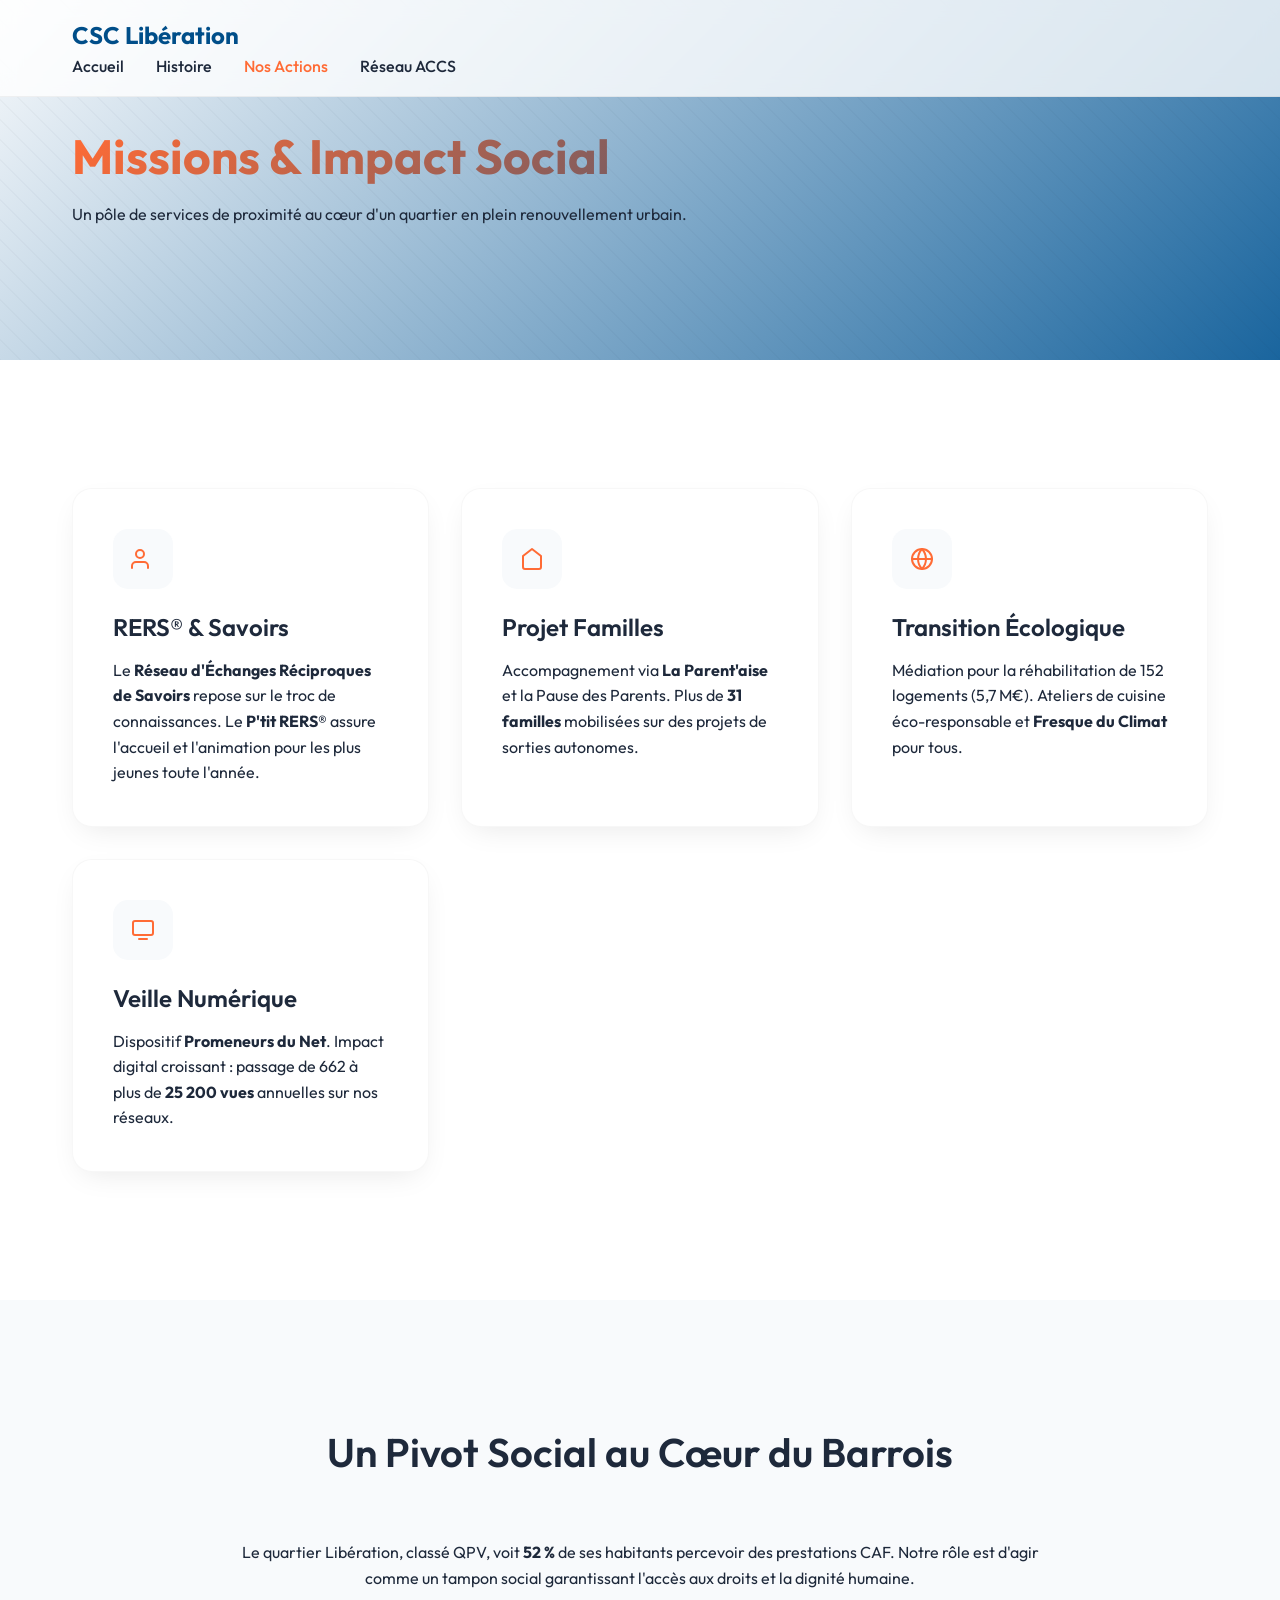
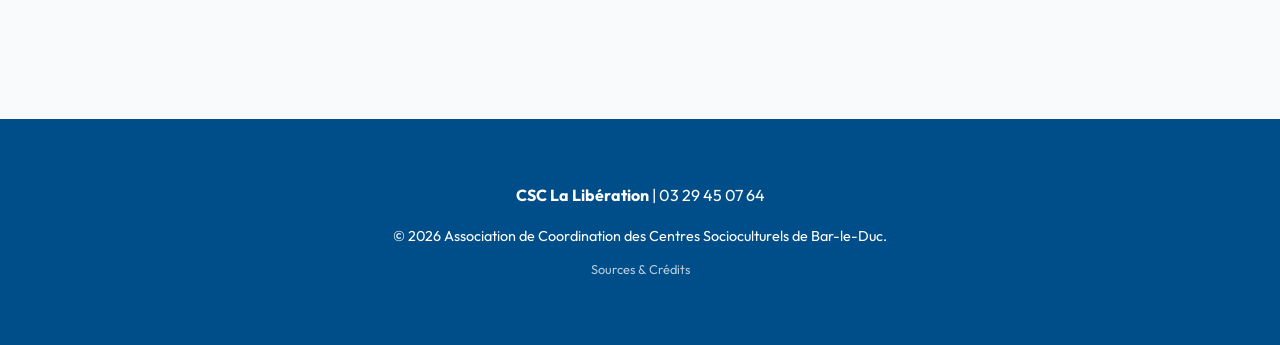
<file: actions.html>
<!DOCTYPE html>
<html lang="fr">
<head>
    <meta charset="UTF-8">
    <meta name="viewport" content="width=device-width, initial-scale=1.0">
    <title>Nos Actions | CSC La Libération</title>
    <link rel="stylesheet" href="style.css">
</head>
<body>

    <header>
        <div class="container nav">
            <a href="index.html" class="logo">CSC Libération</a>
            <ul class="nav-links">
                <li><a href="index.html">Accueil</a></li>
                <li><a href="histoire.html">Histoire</a></li>
                <li><a href="actions.html" class="active">Nos Actions</a></li>
                <li><a href="gouvernance.html">Réseau ACCS</a></li>
            </ul>
        </div>
    </header>

    <main>
        <section class="hero-sub" style="background: linear-gradient(135deg, var(--bg-alt) 0%, var(--secondary-light) 100%);">
            <div class="container">
                <div class="reveal">
                    <h1 class="text-gradient">Missions & Impact Social</h1>
                    <p>Un pôle de services de proximité au cœur d'un quartier en plein renouvellement urbain.</p>
                </div>
            </div>
        </section>

        <section>
            <div class="container">
                <div class="grid">
                    <div class="card reveal">
                        <div class="card-icon"><svg xmlns="http://www.w3.org/2000/svg" width="24" height="24" viewBox="0 0 24 24" fill="none" stroke="currentColor" stroke-width="2" stroke-linecap="round" stroke-linejoin="round"><path d="M17 21v-2a4 4 0 0 0-4-4H5a4 4 0 0 0-4 4v2"></path><circle cx="9" cy="7" r="4"></circle></svg></div>
                        <h3>RERS® & Savoirs</h3>
                        <p>Le <strong>Réseau d'Échanges Réciproques de Savoirs</strong> repose sur le troc de connaissances. Le <strong>P'tit RERS®</strong> assure l'accueil et l'animation pour les plus jeunes toute l'année.</p>
                    </div>
                    <div class="card reveal">
                        <div class="card-icon"><svg xmlns="http://www.w3.org/2000/svg" width="24" height="24" viewBox="0 0 24 24" fill="none" stroke="currentColor" stroke-width="2" stroke-linecap="round" stroke-linejoin="round"><path d="M3 9l9-7 9 7v11a2 2 0 0 1-2 2H5a2 2 0 0 1-2-2z"></path></svg></div>
                        <h3>Projet Familles</h3>
                        <p>Accompagnement via <strong>La Parent'aise</strong> et la Pause des Parents. Plus de <strong>31 familles</strong> mobilisées sur des projets de sorties autonomes.</p>
                    </div>
                    <div class="card reveal">
                        <div class="card-icon"><svg xmlns="http://www.w3.org/2000/svg" width="24" height="24" viewBox="0 0 24 24" fill="none" stroke="currentColor" stroke-width="2" stroke-linecap="round" stroke-linejoin="round"><circle cx="12" cy="12" r="10"></circle><line x1="2" y1="12" x2="22" y2="12"></line><path d="M12 2a15.3 15.3 0 0 1 4 10 15.3 15.3 0 0 1-4 10 15.3 15.3 0 0 1-4-10 15.3 15.3 0 0 1 4-10z"></path></svg></div>
                        <h3>Transition Écologique</h3>
                        <p>Médiation pour la réhabilitation de 152 logements (5,7 M€). Ateliers de cuisine éco-responsable et <strong>Fresque du Climat</strong> pour tous.</p>
                    </div>
                    <div class="card reveal">
                        <div class="card-icon"><svg xmlns="http://www.w3.org/2000/svg" width="24" height="24" viewBox="0 0 24 24" fill="none" stroke="currentColor" stroke-width="2" stroke-linecap="round" stroke-linejoin="round"><rect x="2" y="3" width="20" height="14" rx="2" ry="2"></rect><line x1="8" y1="21" x2="16" y2="21"></line></svg></div>
                        <h3>Veille Numérique</h3>
                        <p>Dispositif <strong>Promeneurs du Net</strong>. Impact digital croissant : passage de 662 à plus de <strong>25 200 vues</strong> annuelles sur nos réseaux.</p>
                    </div>
                </div>
            </div>
        </section>

        <section style="background: var(--bg-alt);">
            <div class="container">
                <div class="reveal" style="max-width: 800px; margin: 0 auto; text-align: center;">
                    <h2>Un Pivot Social au Cœur du Barrois</h2>
                    <p>Le quartier Libération, classé QPV, voit <strong>52 %</strong> de ses habitants percevoir des prestations CAF. Notre rôle est d'agir comme un tampon social garantissant l'accès aux droits et la dignité humaine.</p>
                </div>
            </div>
        </section>
    </main>

    <footer>
        <div class="container">
            <p><strong>CSC La Libération</strong> | 03 29 45 07 64</p>
            <p style="margin-top: 1rem; font-size: 0.9rem;">&copy; 2026 Association de Coordination des Centres Socioculturels de Bar-le-Duc.</p>
            <p style="margin-top: 0.5rem;"><a href="sources.html" style="color: white; font-size: 0.8rem; opacity: 0.7; text-decoration: none;">Sources & Crédits</a></p>
        </div>
    </footer>

    <script src="script.js"></script>
</body>
</html>
</file>
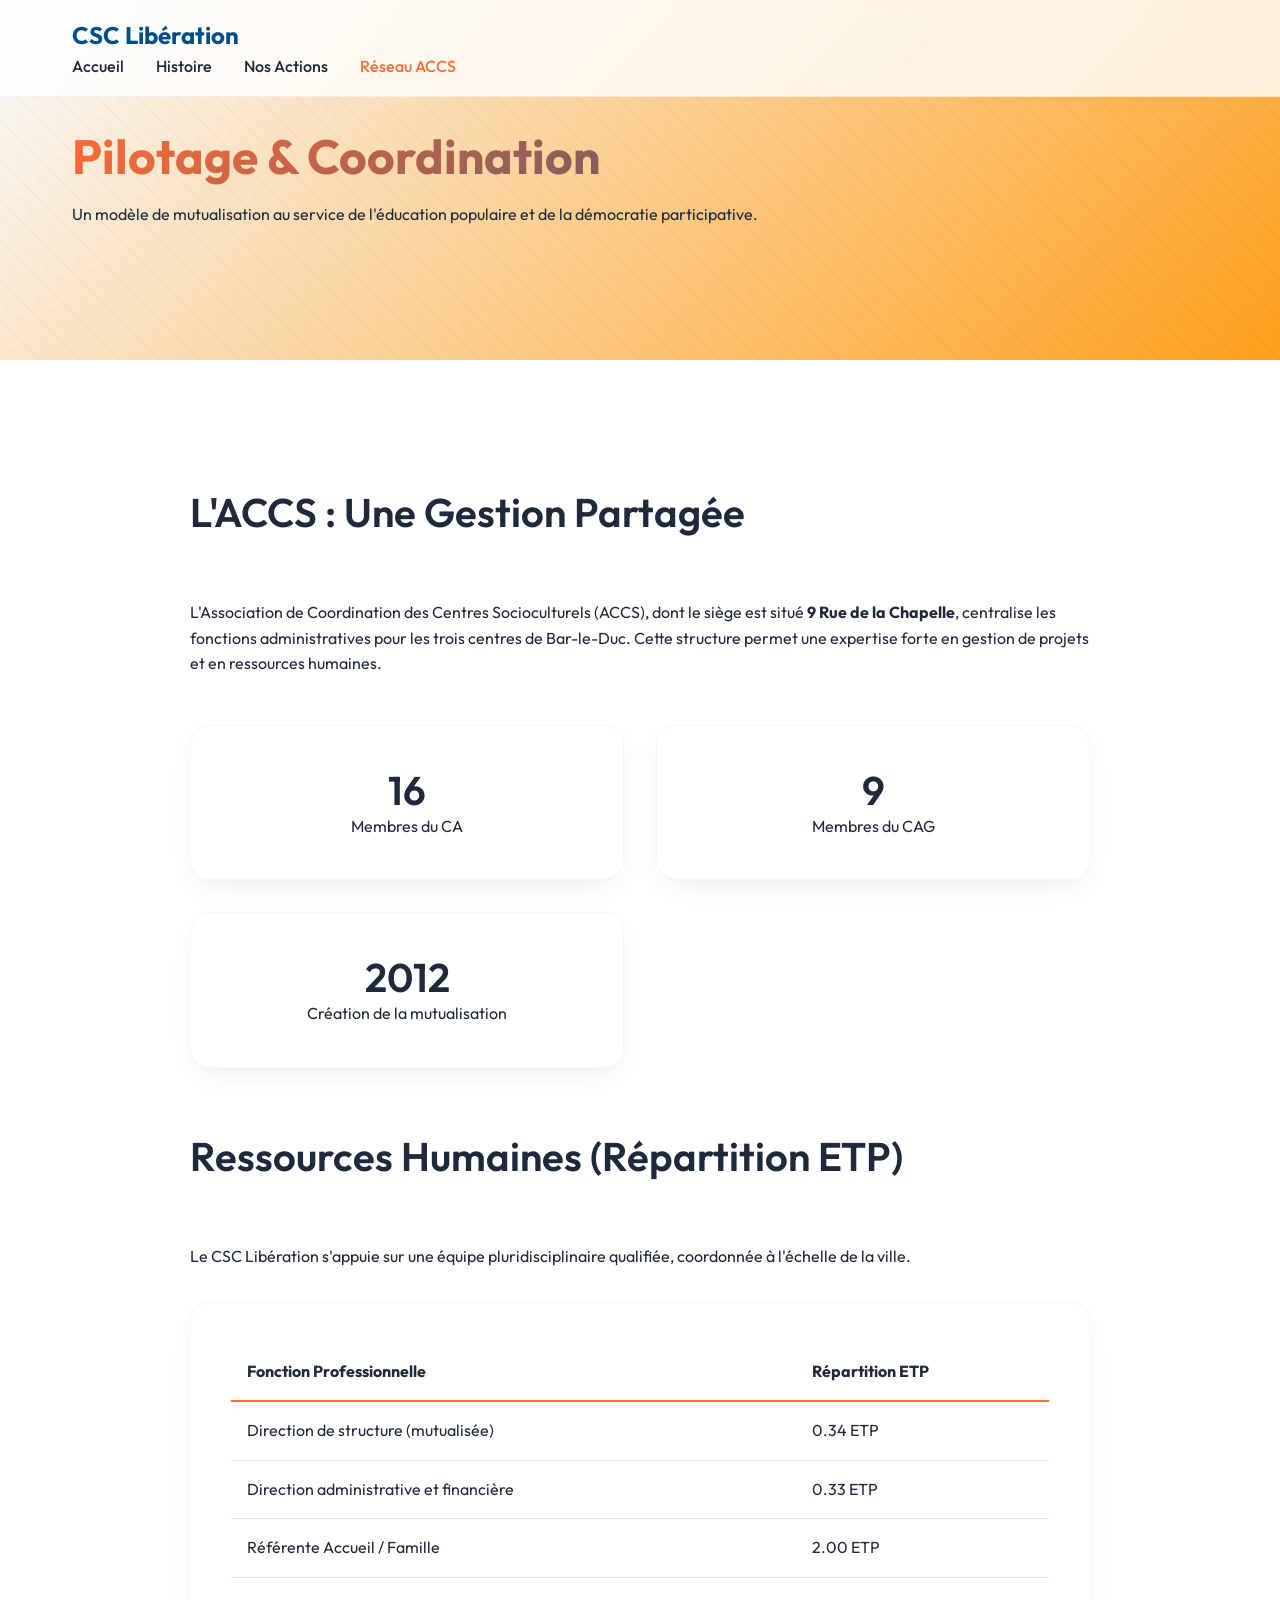
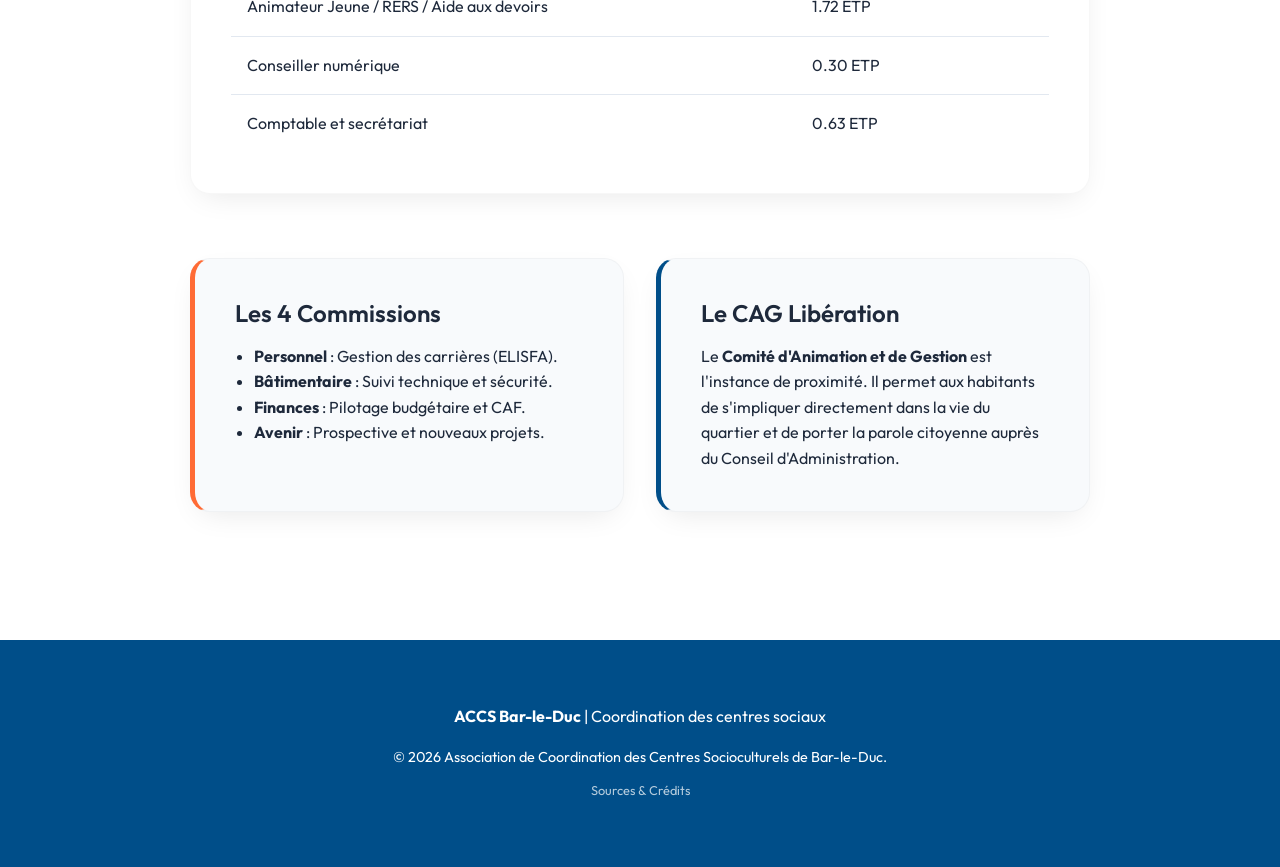
<file: gouvernance.html>
<!DOCTYPE html>
<html lang="fr">
<head>
    <meta charset="UTF-8">
    <meta name="viewport" content="width=device-width, initial-scale=1.0">
    <title>Gouvernance & Réseau | CSC La Libération</title>
    <link rel="stylesheet" href="style.css">
</head>
<body>

    <header>
        <div class="container nav">
            <a href="index.html" class="logo">CSC Libération</a>
            <ul class="nav-links">
                <li><a href="index.html">Accueil</a></li>
                <li><a href="histoire.html">Histoire</a></li>
                <li><a href="actions.html">Nos Actions</a></li>
                <li><a href="gouvernance.html" class="active">Réseau ACCS</a></li>
            </ul>
        </div>
    </header>

    <main>
        <section class="hero-sub" style="background: linear-gradient(135deg, var(--bg-alt) 0%, var(--primary-light) 100%);">
            <div class="container">
                <div class="reveal">
                    <h1 class="text-gradient">Pilotage & Coordination</h1>
                    <p>Un modèle de mutualisation au service de l'éducation populaire et de la démocratie participative.</p>
                </div>
            </div>
        </section>

        <section>
            <div class="container">
                <div class="reveal" style="max-width: 900px; margin: 0 auto;">
                    <h2 style="text-align: left;">L'ACCS : Une Gestion Partagée</h2>
                    <p>L'Association de Coordination des Centres Socioculturels (ACCS), dont le siège est situé <strong>9 Rue de la Chapelle</strong>, centralise les fonctions administratives pour les trois centres de Bar-le-Duc. Cette structure permet une expertise forte en gestion de projets et en ressources humaines.</p>

                    <div class="grid" style="margin-top: 3rem;">
                        <div class="card" style="text-align: center;">
                            <h2 style="margin-bottom: 0;">16</h2>
                            <p>Membres du CA</p>
                        </div>
                        <div class="card" style="text-align: center;">
                            <h2 style="margin-bottom: 0;">9</h2>
                            <p>Membres du CAG</p>
                        </div>
                        <div class="card" style="text-align: center;">
                            <h2 style="margin-bottom: 0;">2012</h2>
                            <p>Création de la mutualisation</p>
                        </div>
                    </div>

                    <h2 style="text-align: left; margin-top: 4rem;">Ressources Humaines (Répartition ETP)</h2>
                    <p style="margin-bottom: 2rem;">Le CSC Libération s'appuie sur une équipe pluridisciplinaire qualifiée, coordonnée à l'échelle de la ville.</p>
                    
                    <div class="card" style="overflow-x: auto;">
                        <table style="width: 100%; border-collapse: collapse; text-align: left;">
                            <thead>
                                <tr style="border-bottom: 2px solid var(--primary);">
                                    <th style="padding: 1rem;">Fonction Professionnelle</th>
                                    <th style="padding: 1rem;">Répartition ETP</th>
                                </tr>
                            </thead>
                            <tbody>
                                <tr style="border-bottom: 1px solid #e2e8f0;">
                                    <td style="padding: 1rem;">Direction de structure (mutualisée)</td>
                                    <td style="padding: 1rem;">0.34 ETP</td>
                                </tr>
                                <tr style="border-bottom: 1px solid #e2e8f0;">
                                    <td style="padding: 1rem;">Direction administrative et financière</td>
                                    <td style="padding: 1rem;">0.33 ETP</td>
                                </tr>
                                <tr style="border-bottom: 1px solid #e2e8f0;">
                                    <td style="padding: 1rem;">Référente Accueil / Famille</td>
                                    <td style="padding: 1rem;">2.00 ETP</td>
                                </tr>
                                <tr style="border-bottom: 1px solid #e2e8f0;">
                                    <td style="padding: 1rem;">Animateur Jeune / RERS / Aide aux devoirs</td>
                                    <td style="padding: 1rem;">1.72 ETP</td>
                                </tr>
                                <tr style="border-bottom: 1px solid #e2e8f0;">
                                    <td style="padding: 1rem;">Conseiller numérique</td>
                                    <td style="padding: 1rem;">0.30 ETP</td>
                                </tr>
                                <tr>
                                    <td style="padding: 1rem;">Comptable et secrétariat</td>
                                    <td style="padding: 1rem;">0.63 ETP</td>
                                </tr>
                            </tbody>
                        </table>
                    </div>

                    <div class="grid" style="margin-top: 4rem;">
                        <div class="card" style="background: var(--bg-alt); border-left: 5px solid var(--primary);">
                            <h3>Les 4 Commissions</h3>
                            <ul style="padding-left: 1.2rem;">
                                <li><strong>Personnel</strong> : Gestion des carrières (ELISFA).</li>
                                <li><strong>Bâtimentaire</strong> : Suivi technique et sécurité.</li>
                                <li><strong>Finances</strong> : Pilotage budgétaire et CAF.</li>
                                <li><strong>Avenir</strong> : Prospective et nouveaux projets.</li>
                            </ul>
                        </div>
                        <div class="card" style="background: var(--bg-alt); border-left: 5px solid var(--secondary);">
                            <h3>Le CAG Libération</h3>
                            <p>Le <strong>Comité d'Animation et de Gestion</strong> est l'instance de proximité. Il permet aux habitants de s'impliquer directement dans la vie du quartier et de porter la parole citoyenne auprès du Conseil d'Administration.</p>
                        </div>
                    </div>
                </div>
            </div>
        </section>
    </main>

    <footer>
        <div class="container">
            <p><strong>ACCS Bar-le-Duc</strong> | Coordination des centres sociaux</p>
            <p style="margin-top: 1rem; font-size: 0.9rem;">&copy; 2026 Association de Coordination des Centres Socioculturels de Bar-le-Duc.</p>
            <p style="margin-top: 0.5rem;"><a href="sources.html" style="color: white; font-size: 0.8rem; opacity: 0.7; text-decoration: none;">Sources & Crédits</a></p>
        </div>
    </footer>

    <script src="script.js"></script>
</body>
</html>
</file>
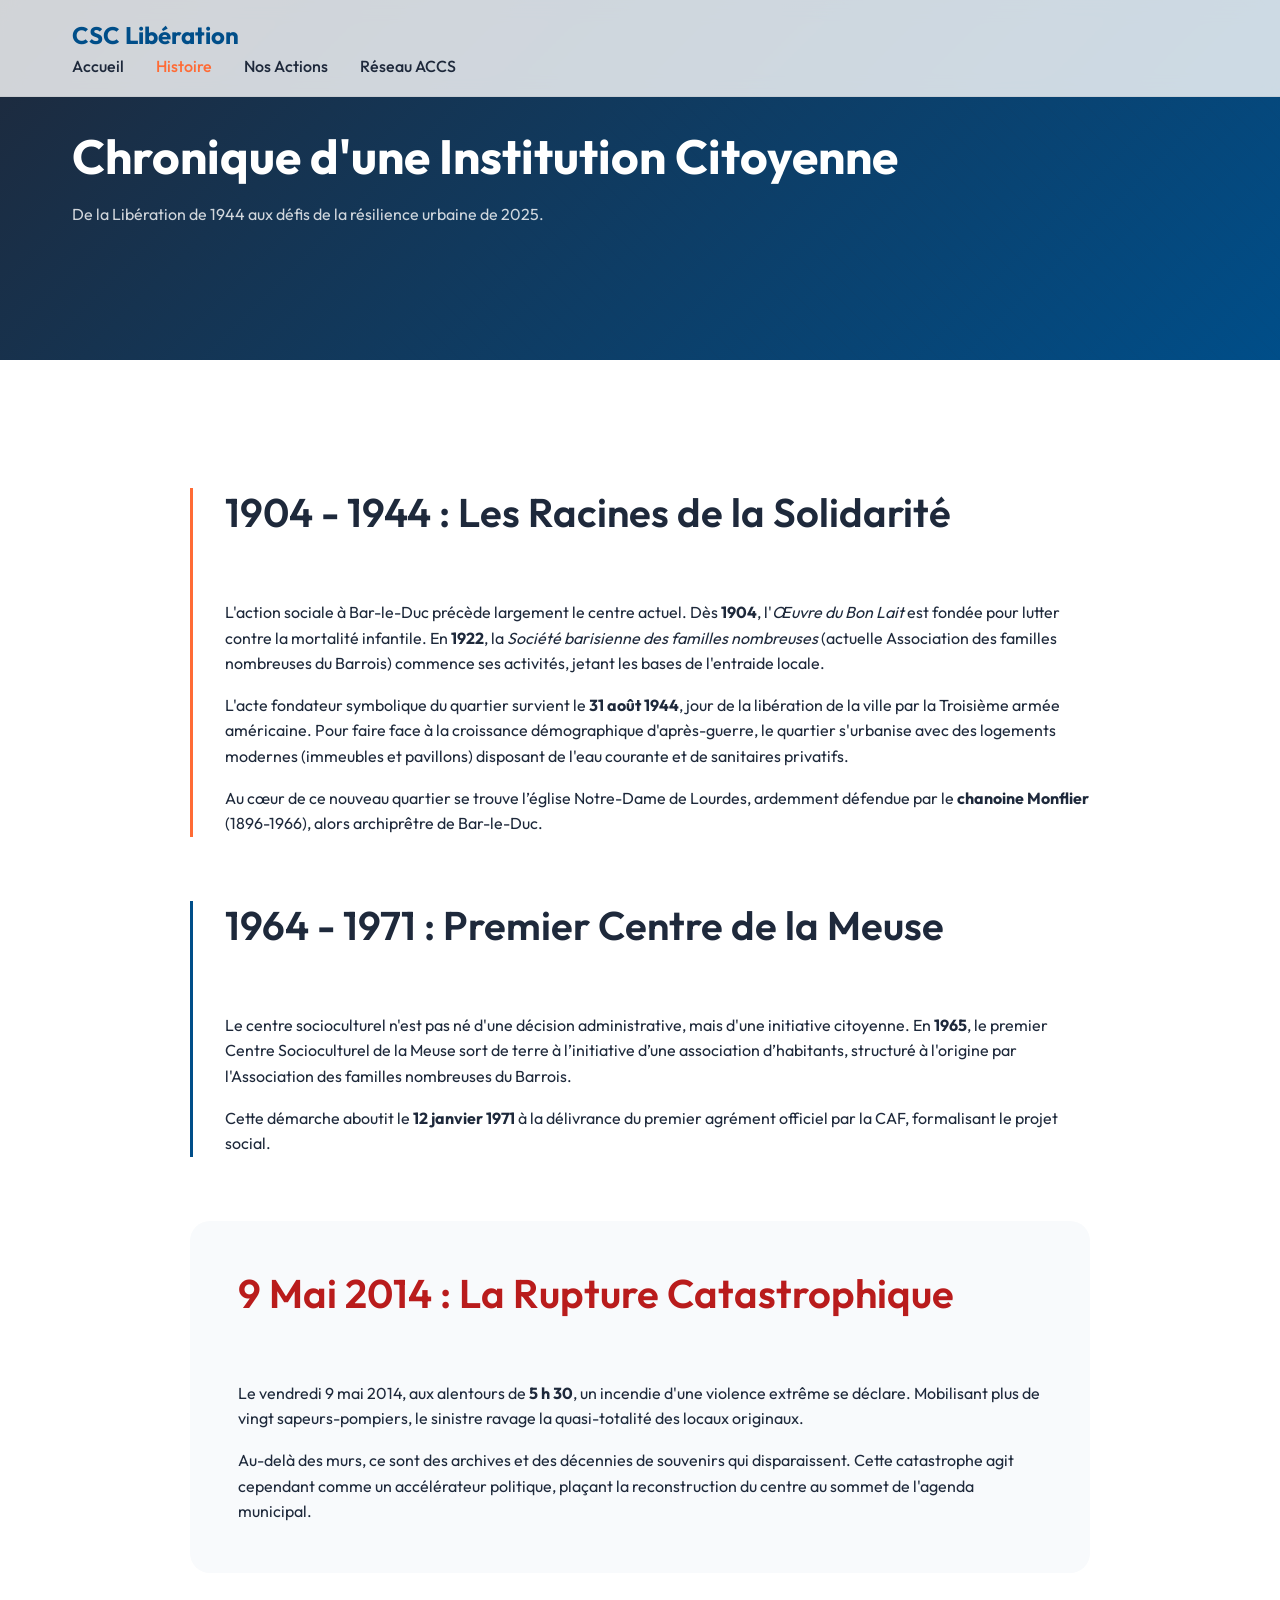
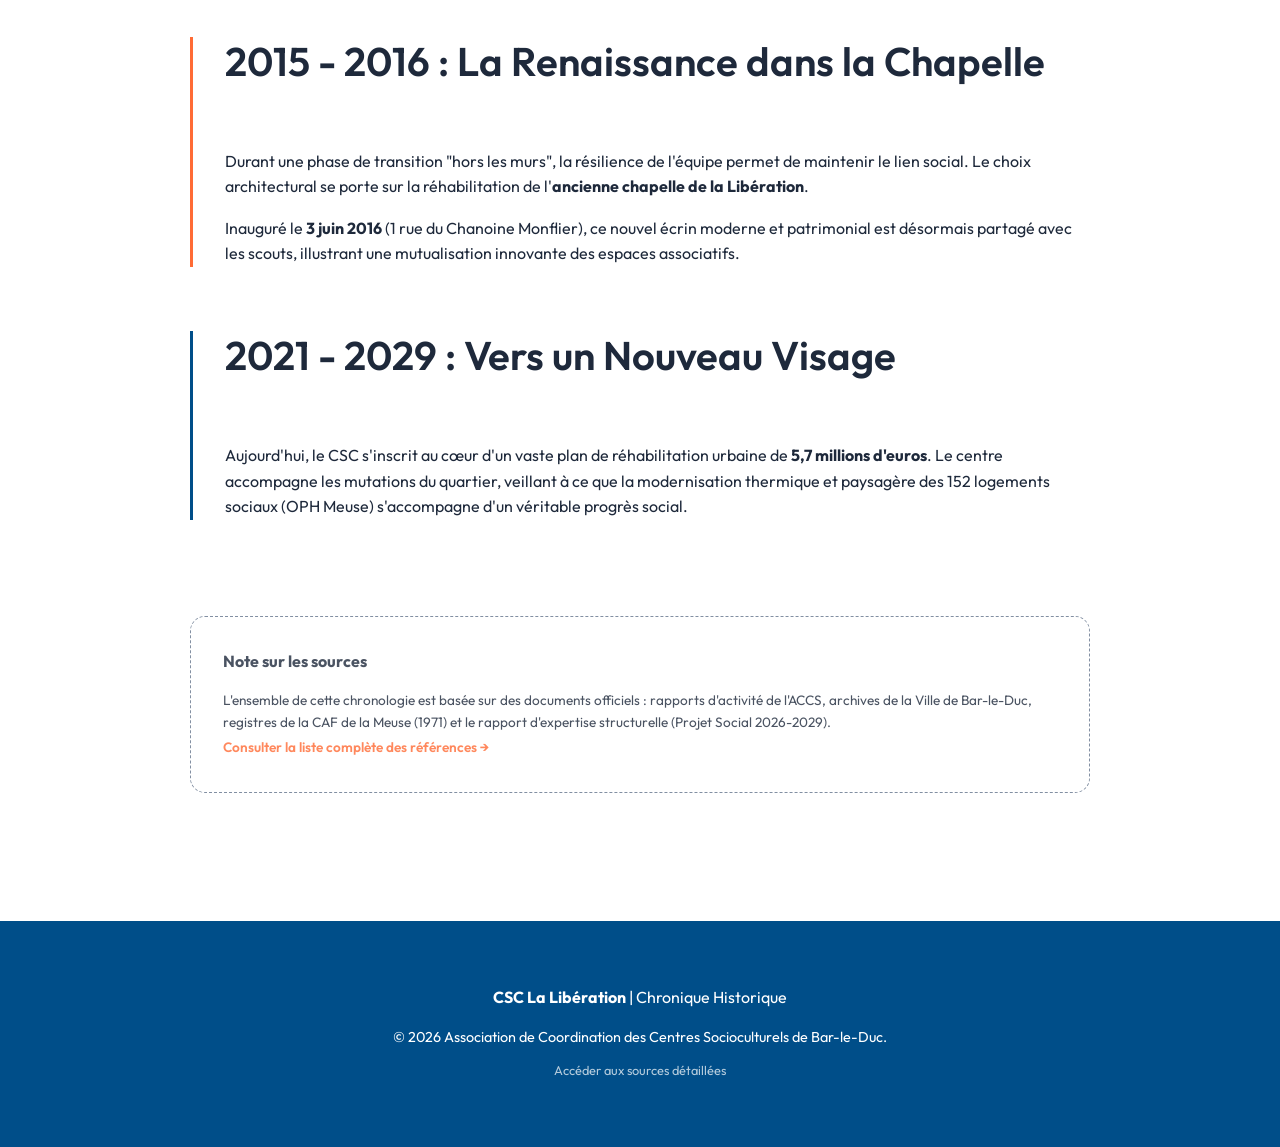
<file: histoire.html>
<!DOCTYPE html>
<html lang="fr">
<head>
    <meta charset="UTF-8">
    <meta name="viewport" content="width=device-width, initial-scale=1.0">
    <title>Chronique Historique | CSC La Libération</title>
    <link rel="stylesheet" href="style.css">
</head>
<body>

    <header>
        <div class="container nav">
            <a href="index.html" class="logo">CSC Libération</a>
            <ul class="nav-links">
                <li><a href="index.html">Accueil</a></li>
                <li><a href="histoire.html" class="active">Histoire</a></li>
                <li><a href="actions.html">Nos Actions</a></li>
                <li><a href="gouvernance.html">Réseau ACCS</a></li>
            </ul>
        </div>
    </header>

    <main>
        <section class="hero-sub" style="background: linear-gradient(135deg, #1e293b 0%, var(--secondary) 100%); color: white;">
            <div class="container">
                <div class="reveal">
                    <h1 style="color: white;">Chronique d'une Institution Citoyenne</h1>
                    <p style="color: rgba(255,255,255,0.8);">De la Libération de 1944 aux défis de la résilience urbaine de 2025.</p>
                </div>
            </div>
        </section>

        <section>
            <div class="container">
                <div class="reveal" style="max-width: 900px; margin: 0 auto;">
                    
                    <div style="border-left: 3px solid var(--primary); padding-left: 2rem; margin-bottom: 4rem;">
                        <h2 style="text-align: left;">1904 - 1944 : Les Racines de la Solidarité</h2>
                        <p>L'action sociale à Bar-le-Duc précède largement le centre actuel. Dès <strong>1904</strong>, l'<em>Œuvre du Bon Lait</em> est fondée pour lutter contre la mortalité infantile. En <strong>1922</strong>, la <em>Société barisienne des familles nombreuses</em> (actuelle Association des familles nombreuses du Barrois) commence ses activités, jetant les bases de l'entraide locale.</p>
                        <p style="margin-top: 1rem;">L'acte fondateur symbolique du quartier survient le <strong>31 août 1944</strong>, jour de la libération de la ville par la Troisième armée américaine. Pour faire face à la croissance démographique d'après-guerre, le quartier s'urbanise avec des logements modernes (immeubles et pavillons) disposant de l'eau courante et de sanitaires privatifs.</p>
                        <p style="margin-top: 1rem;">Au cœur de ce nouveau quartier se trouve l’église Notre-Dame de Lourdes, ardemment défendue par le <strong>chanoine Monflier</strong> (1896-1966), alors archiprêtre de Bar-le-Duc.</p>
                    </div>

                    <div style="border-left: 3px solid var(--secondary); padding-left: 2rem; margin-bottom: 4rem;">
                        <h2 style="text-align: left;">1964 - 1971 : Premier Centre de la Meuse</h2>
                        <p>Le centre socioculturel n'est pas né d'une décision administrative, mais d'une initiative citoyenne. En <strong>1965</strong>, le premier Centre Socioculturel de la Meuse sort de terre à l’initiative d’une association d’habitants, structuré à l'origine par l'Association des familles nombreuses du Barrois.</p>
                        <p style="margin-top: 1rem;">Cette démarche aboutit le <strong>12 janvier 1971</strong> à la délivrance du premier agrément officiel par la CAF, formalisant le projet social.</p>
                    </div>

                    <div style="background: var(--bg-alt); padding: 3rem; border-radius: 20px; margin-bottom: 4rem;">
                        <h2 style="text-align: left; color: #b91c1c;">9 Mai 2014 : La Rupture Catastrophique</h2>
                        <p>Le vendredi 9 mai 2014, aux alentours de <strong>5 h 30</strong>, un incendie d'une violence extrême se déclare. Mobilisant plus de vingt sapeurs-pompiers, le sinistre ravage la quasi-totalité des locaux originaux.</p>
                        <p style="margin-top: 1rem;">Au-delà des murs, ce sont des archives et des décennies de souvenirs qui disparaissent. Cette catastrophe agit cependant comme un accélérateur politique, plaçant la reconstruction du centre au sommet de l'agenda municipal.</p>
                    </div>

                    <div style="border-left: 3px solid var(--primary); padding-left: 2rem; margin-bottom: 4rem;">
                        <h2 style="text-align: left;">2015 - 2016 : La Renaissance dans la Chapelle</h2>
                        <p>Durant une phase de transition "hors les murs", la résilience de l'équipe permet de maintenir le lien social. Le choix architectural se porte sur la réhabilitation de l'<strong>ancienne chapelle de la Libération</strong>.</p>
                        <p style="margin-top: 1rem;">Inauguré le <strong>3 juin 2016</strong> (1 rue du Chanoine Monflier), ce nouvel écrin moderne et patrimonial est désormais partagé avec les scouts, illustrant une mutualisation innovante des espaces associatifs.</p>
                    </div>

                    <div style="border-left: 3px solid var(--secondary); padding-left: 2rem;">
                        <h2 style="text-align: left;">2021 - 2029 : Vers un Nouveau Visage</h2>
                        <p>Aujourd'hui, le CSC s'inscrit au cœur d'un vaste plan de réhabilitation urbaine de <strong>5,7 millions d'euros</strong>. Le centre accompagne les mutations du quartier, veillant à ce que la modernisation thermique et paysagère des 152 logements sociaux (OPH Meuse) s'accompagne d'un véritable progrès social.</p>
                    </div>

                    <div style="margin-top: 6rem; padding: 2rem; border: 1px dashed var(--text-muted); border-radius: 15px; opacity: 0.8;">
                        <h4 style="margin-bottom: 1rem;">Note sur les sources</h4>
                        <p style="font-size: 0.85rem;">L'ensemble de cette chronologie est basée sur des documents officiels : rapports d'activité de l'ACCS, archives de la Ville de Bar-le-Duc, registres de la CAF de la Meuse (1971) et le rapport d'expertise structurelle (Projet Social 2026-2029).</p>
                        <a href="sources.html" style="font-size: 0.85rem; color: var(--primary); text-decoration: none; font-weight: 600;">Consulter la liste complète des références &rarr;</a>
                    </div>

                </div>
            </div>
        </section>
    </main>

    <footer>
        <div class="container">
            <p><strong>CSC La Libération</strong> | Chronique Historique</p>
            <p style="margin-top: 1rem; font-size: 0.9rem;">&copy; 2026 Association de Coordination des Centres Socioculturels de Bar-le-Duc.</p>
            <p style="margin-top: 0.5rem;"><a href="sources.html" style="color: white; font-size: 0.8rem; opacity: 0.7; text-decoration: none;">Accéder aux sources détaillées</a></p>
        </div>
    </footer>

    <script src="script.js"></script>
</body>
</html>
</file>
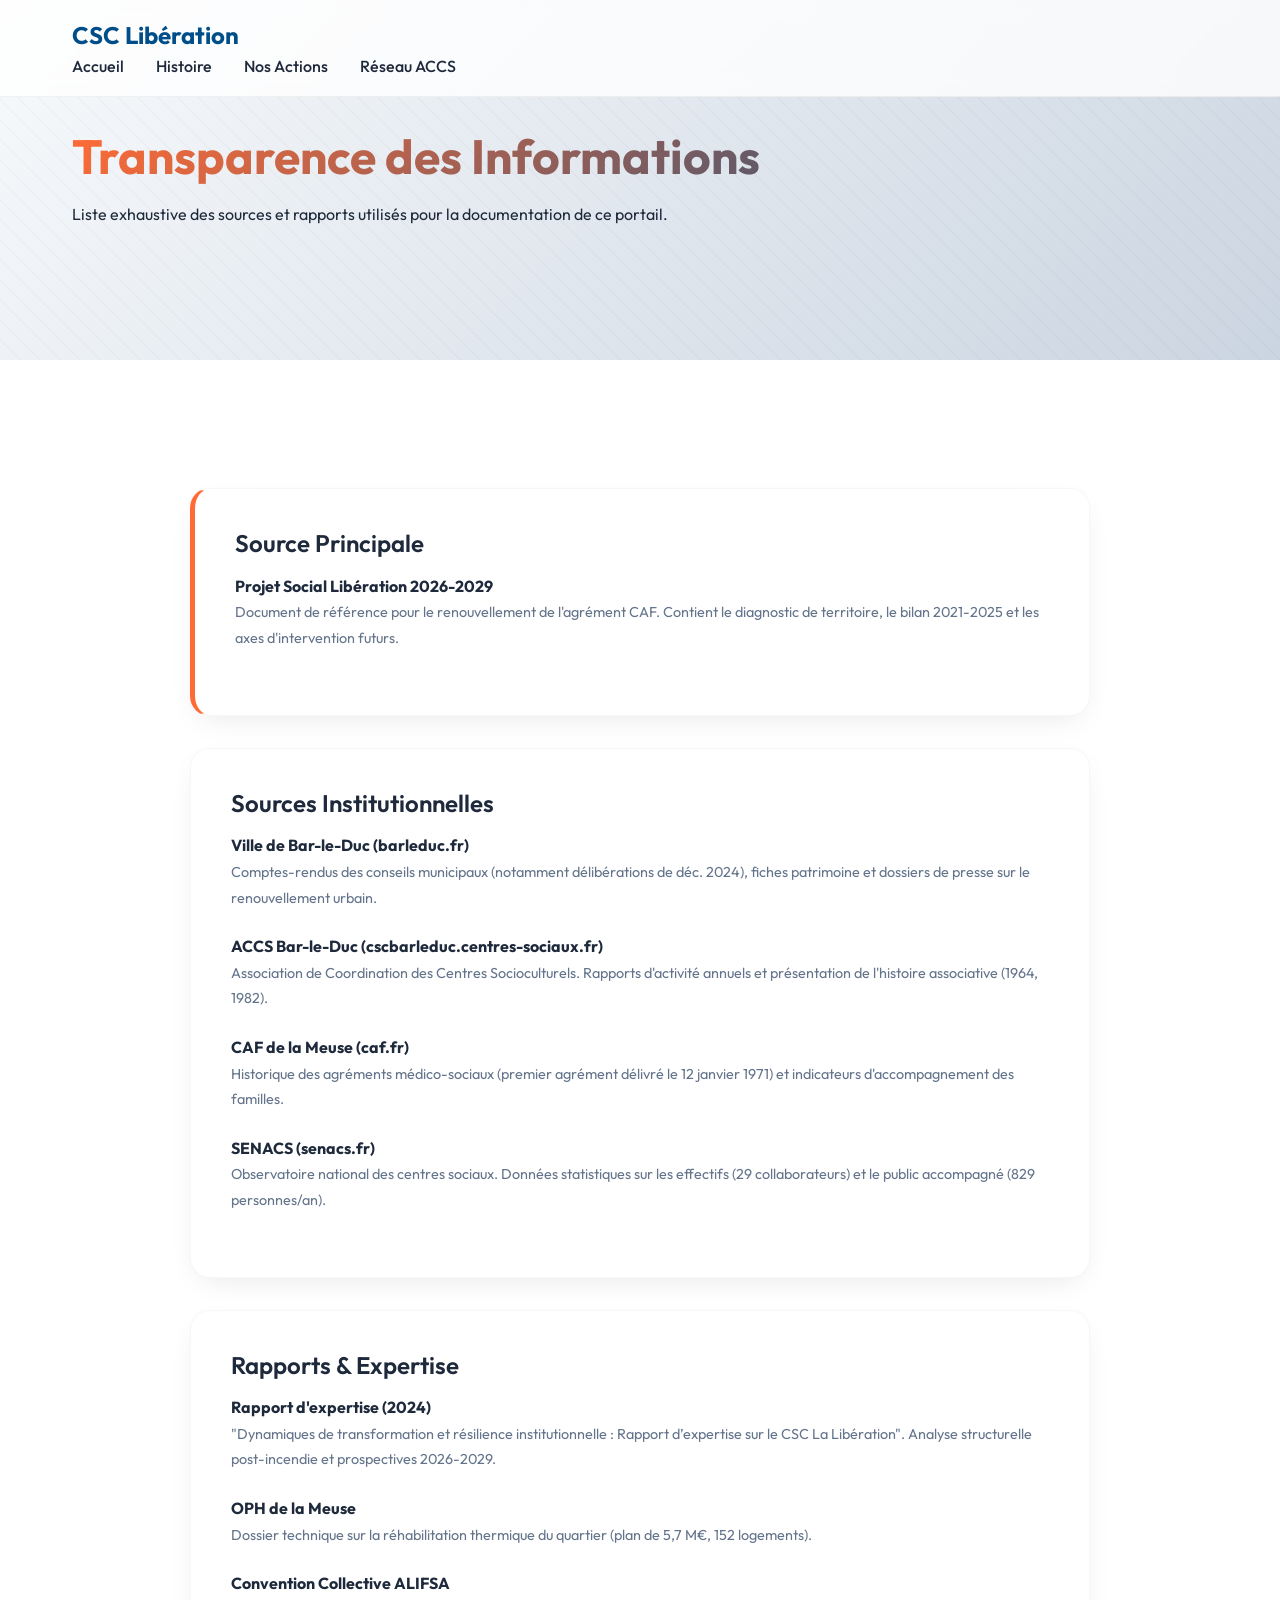
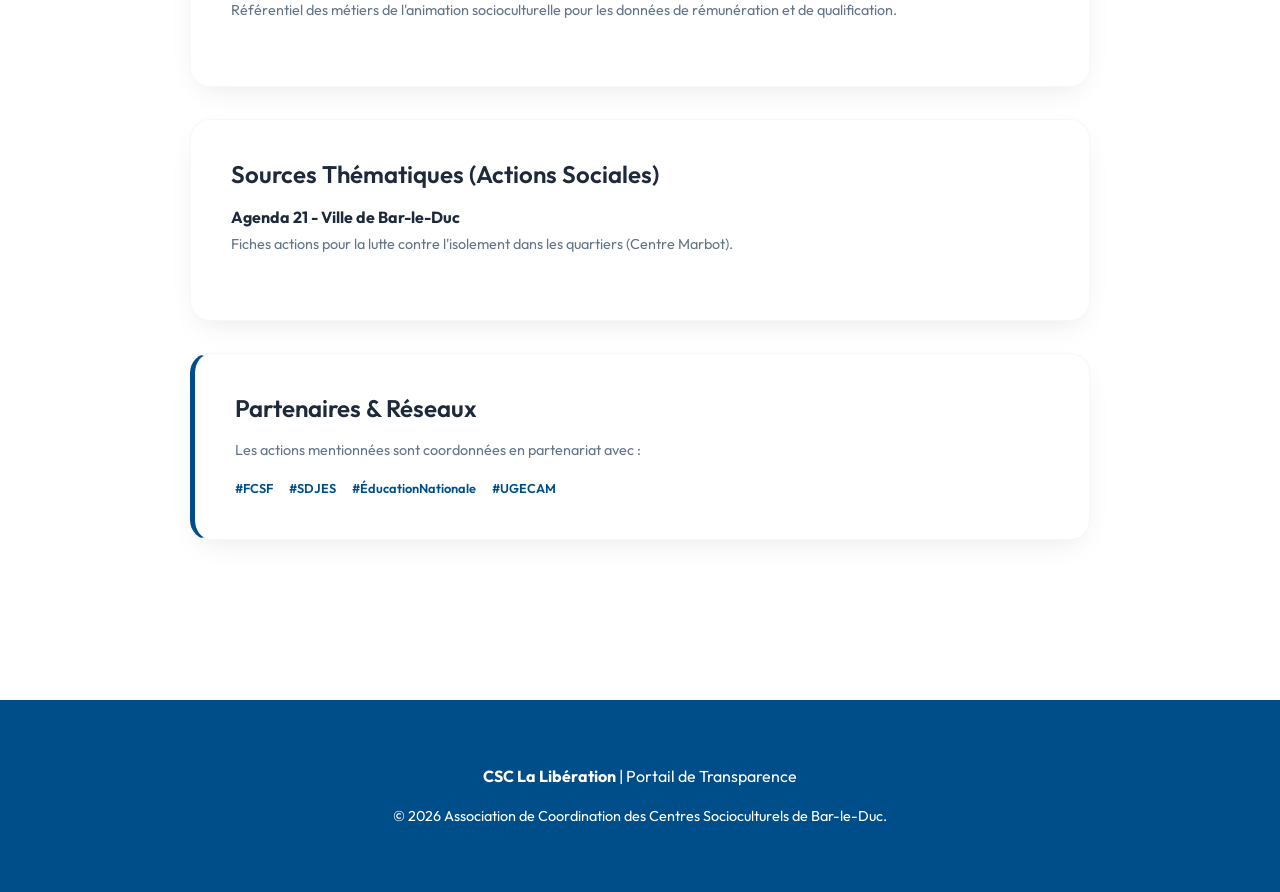
<file: sources.html>
<!DOCTYPE html>
<html lang="fr">
<head>
    <meta charset="UTF-8">
    <meta name="viewport" content="width=device-width, initial-scale=1.0">
    <title>Sources & Références | CSC La Libération</title>
    <link rel="stylesheet" href="style.css">
</head>
<body>

    <header>
        <div class="container nav">
            <a href="index.html" class="logo">CSC Libération</a>
            <ul class="nav-links">
                <li><a href="index.html">Accueil</a></li>
                <li><a href="histoire.html">Histoire</a></li>
                <li><a href="actions.html">Nos Actions</a></li>
                <li><a href="gouvernance.html">Réseau ACCS</a></li>
            </ul>
        </div>
    </header>

    <main>
        <section class="hero-sub" style="background: linear-gradient(135deg, var(--bg-alt) 0%, #cbd5e1 100%);">
            <div class="container">
                <div class="reveal">
                    <h1 class="text-gradient">Transparence des Informations</h1>
                    <p>Liste exhaustive des sources et rapports utilisés pour la documentation de ce portail.</p>
                </div>
            </div>
        </section>

        <section>
            <div class="container">
                <div class="reveal" style="max-width: 900px; margin: 0 auto;">
                    
                    <div class="card" style="margin-bottom: 2rem; border-left: 5px solid var(--primary);">
                        <h3>Source Principale</h3>
                        <ul style="list-style: none; margin-top: 1rem;">
                            <li style="margin-bottom: 1.5rem;">
                                <strong>Projet Social Libération 2026-2029</strong><br>
                                <span style="font-size: 0.9rem; color: var(--text-muted);">Document de référence pour le renouvellement de l'agrément CAF. Contient le diagnostic de territoire, le bilan 2021-2025 et les axes d'intervention futurs.</span>
                            </li>
                        </ul>
                    </div>

                    <div class="card" style="margin-bottom: 2rem;">
                        <h3>Sources Institutionnelles</h3>
                        <ul style="list-style: none; margin-top: 1rem;">
                            <li style="margin-bottom: 1.5rem;">
                                <strong>Ville de Bar-le-Duc (barleduc.fr)</strong><br>
                                <span style="font-size: 0.9rem; color: var(--text-muted);">Comptes-rendus des conseils municipaux (notamment délibérations de déc. 2024), fiches patrimoine et dossiers de presse sur le renouvellement urbain.</span>
                            </li>
                            <li style="margin-bottom: 1.5rem;">
                                <strong>ACCS Bar-le-Duc (cscbarleduc.centres-sociaux.fr)</strong><br>
                                <span style="font-size: 0.9rem; color: var(--text-muted);">Association de Coordination des Centres Socioculturels. Rapports d'activité annuels et présentation de l'histoire associative (1964, 1982).</span>
                            </li>
                            <li style="margin-bottom: 1.5rem;">
                                <strong>CAF de la Meuse (caf.fr)</strong><br>
                                <span style="font-size: 0.9rem; color: var(--text-muted);">Historique des agréments médico-sociaux (premier agrément délivré le 12 janvier 1971) et indicateurs d'accompagnement des familles.</span>
                            </li>
                            <li style="margin-bottom: 1.5rem;">
                                <strong>SENACS (senacs.fr)</strong><br>
                                <span style="font-size: 0.9rem; color: var(--text-muted);">Observatoire national des centres sociaux. Données statistiques sur les effectifs (29 collaborateurs) et le public accompagné (829 personnes/an).</span>
                            </li>
                        </ul>
                    </div>

                    <div class="card" style="margin-bottom: 2rem;">
                        <h3>Rapports & Expertise</h3>
                        <ul style="list-style: none; margin-top: 1rem;">
                            <li style="margin-bottom: 1.5rem;">
                                <strong>Rapport d'expertise (2024)</strong><br>
                                <span style="font-size: 0.9rem; color: var(--text-muted);">"Dynamiques de transformation et résilience institutionnelle : Rapport d’expertise sur le CSC La Libération". Analyse structurelle post-incendie et prospectives 2026-2029.</span>
                            </li>
                            <li style="margin-bottom: 1.5rem;">
                                <strong>OPH de la Meuse</strong><br>
                                <span style="font-size: 0.9rem; color: var(--text-muted);">Dossier technique sur la réhabilitation thermique du quartier (plan de 5,7 M€, 152 logements).</span>
                            </li>
                            <li style="margin-bottom: 1.5rem;">
                                <strong>Convention Collective ALIFSA</strong><br>
                                <span style="font-size: 0.9rem; color: var(--text-muted);">Référentiel des métiers de l'animation socioculturelle pour les données de rémunération et de qualification.</span>
                            </li>
                        </ul>
                    </div>

                    <div class="card" style="margin-bottom: 2rem;">
                        <h3>Sources Thématiques (Actions Sociales)</h3>
                        <ul style="list-style: none; margin-top: 1rem;">
                            <li style="margin-bottom: 1.5rem;">
                                <strong>Agenda 21 - Ville de Bar-le-Duc</strong><br>
                                <span style="font-size: 0.9rem; color: var(--text-muted);">Fiches actions pour la lutte contre l'isolement dans les quartiers (Centre Marbot).</span>
                            </li>
                        </ul>
                    </div>

                    <div class="card" style="margin-bottom: 2rem; border-left: 5px solid var(--secondary);">
                        <h3>Partenaires & Réseaux</h3>
                        <p style="font-size: 0.9rem; color: var(--text-muted); margin-bottom: 1rem;">Les actions mentionnées sont coordonnées en partenariat avec :</p>
                        <ul style="list-style: none; display: flex; gap: 1rem; flex-wrap: wrap; font-size: 0.8rem; font-weight: 600; color: var(--secondary);">
                            <li>#FCSF</li>
                            <li>#SDJES</li>
                            <li>#ÉducationNationale</li>
                            <li>#UGECAM</li>
                        </ul>
                    </div>

                </div>
            </div>
        </section>
    </main>

    <footer>
        <div class="container">
            <p><strong>CSC La Libération</strong> | Portail de Transparence</p>
            <p style="margin-top: 1rem; font-size: 0.9rem;">&copy; 2026 Association de Coordination des Centres Socioculturels de Bar-le-Duc.</p>
        </div>
    </footer>

    <script src="script.js"></script>
</body>
</html>
</file>
<file: style.css>
@import url('https://fonts.googleapis.com/css2?family=Outfit:wght@300;400;600;700&display=swap');

:root {
    --primary: #FF6B35;
    --primary-light: #FF9F1C;
    --secondary: #004E89;
    --secondary-light: #1A659E;
    --accent: #F7C59F;
    --bg: #FFFFFF;
    --bg-alt: #F8FAFC;
    --text: #1E293B;
    --text-muted: #64748B;
    --glass: rgba(255, 255, 255, 0.8);
    --shadow: 0 10px 30px -10px rgba(0, 0, 0, 0.1);
    --transition: all 0.3s cubic-bezier(0.4, 0, 0.2, 1);
}

* {
    margin: 0;
    padding: 0;
    box-sizing: border-box;
}

body {
    font-family: 'Outfit', sans-serif;
    line-height: 1.6;
    color: var(--text);
    background-color: var(--bg);
    overflow-x: hidden;
}

/* Layout */
.container {
    max-width: 1200px;
    margin: 0 auto;
    padding: 0 2rem;
}

section {
    padding: 8rem 0;
}

/* Typography */
h1, h2, h3 {
    line-height: 1.2;
    margin-bottom: 1rem;
}

h1 { font-size: 4rem; font-weight: 700; }
h2 { font-size: 2.5rem; font-weight: 600; text-align: center; margin-bottom: 4rem; }
h3 { font-size: 1.5rem; font-weight: 600; }

.text-gradient {
    background: linear-gradient(135deg, var(--primary), var(--secondary));
    -webkit-background-clip: text;
    -webkit-text-fill-color: transparent;
}

/* Header */
header {
    position: fixed;
    top: 0;
    width: 100%;
    z-index: 1000;
    backdrop-filter: blur(10px);
    background: var(--glass);
    border-bottom: 1px solid rgba(0,0,0,0.05);
    padding: 1rem 0;
    transition: var(--transition);
}

nav {
    display: flex;
    justify-content: space-between;
    align-items: center;
}

.logo {
    font-size: 1.5rem;
    font-weight: 700;
    color: var(--secondary);
    text-decoration: none;
}

.hero-btns {
    display: flex;
    gap: 1rem;
    flex-wrap: wrap;
}

/* Subpage Hero */
.hero-sub {
    min-height: 40vh;
    padding-top: 8rem;
    padding-bottom: 4rem;
    background: linear-gradient(135deg, var(--bg-alt) 0%, var(--accent) 100%);
    position: relative;
    overflow: hidden;
}

.hero-sub h1 {
    font-size: 3rem;
}

.hero-sub::before {
    content: '';
    position: absolute;
    inset: 0;
    opacity: 0.03;
    background-image: repeating-linear-gradient(45deg, var(--text) 0, var(--text) 1px, transparent 0, transparent 50%);
    background-size: 20px 20px;
}

.nav-links {
    display: flex;
    gap: 2rem;
    list-style: none;
}

.nav-links a {
    text-decoration: none;
    color: var(--text);
    font-weight: 500;
    transition: var(--transition);
}

.nav-links a.active {
    color: var(--primary);
}

.nav-links a:hover {
    color: var(--primary);
}

/* Hero */
.hero {
    min-height: 100vh;
    display: flex;
    align-items: center;
    position: relative;
    background: radial-gradient(circle at top right, var(--accent) 0%, transparent 40%),
                radial-gradient(circle at bottom left, var(--secondary-light) 0%, transparent 30%);
    background-color: var(--bg-alt);
    padding-top: 5rem;
}

.hero::before {
    content: '';
    position: absolute;
    inset: 0;
    opacity: 0.05;
    background-image: radial-gradient(var(--text) 1px, transparent 1px);
    background-size: 30px 30px;
}

.hero-content {
    max-width: 800px;
    position: relative;
    z-index: 1;
}

.hero p {
    font-size: 1.25rem;
    color: var(--text-muted);
    margin-bottom: 2rem;
    max-width: 600px;
}

.btn {
    display: inline-block;
    padding: 1rem 2rem;
    border-radius: 50px;
    text-decoration: none;
    font-weight: 600;
    transition: var(--transition);
    border: none;
    cursor: pointer;
}

.btn-primary {
    background: var(--primary);
    color: white;
    box-shadow: 0 10px 20px -5px rgba(255, 107, 53, 0.4);
}

.btn-primary:hover {
    transform: translateY(-3px);
    box-shadow: 0 15px 30px -5px rgba(255, 107, 53, 0.6);
}

/* Sections */
.grid {
    display: grid;
    grid-template-columns: repeat(auto-fit, minmax(300px, 1fr));
    gap: 2rem;
}

.card {
    background: white;
    padding: 2.5rem;
    border-radius: 20px;
    box-shadow: var(--shadow);
    transition: var(--transition);
    border: 1px solid rgba(0,0,0,0.03);
    position: relative;
    overflow: hidden;
}

.card:hover {
    transform: translateY(-10px);
}

.card::after {
    content: '';
    position: absolute;
    top: 0;
    left: 0;
    width: 100%;
    height: 4px;
    background: var(--primary);
    transform: scaleX(0);
    transform-origin: left;
    transition: var(--transition);
}

.card:hover::after {
    transform: scaleX(1);
}

.card-icon {
    width: 60px;
    height: 60px;
    background: var(--bg-alt);
    border-radius: 15px;
    display: flex;
    align-items: center;
    justify-content: center;
    margin-bottom: 1.5rem;
    color: var(--primary);
}

/* Specific Sections */
.secteurs { background: var(--bg-alt); }

.activite-tag {
    display: inline-block;
    padding: 0.25rem 0.75rem;
    background: var(--accent);
    color: var(--secondary);
    border-radius: 5px;
    font-size: 0.85rem;
    font-weight: 600;
    margin-bottom: 1rem;
}

/* Contact Form */
.contact-container {
    display: grid;
    grid-template-columns: 1fr 1.5fr;
    gap: 4rem;
}

.info-item {
    margin-bottom: 2rem;
}

.info-item h4 {
    color: var(--secondary);
    margin-bottom: 0.5rem;
}

form {
    display: grid;
    gap: 1.5rem;
}

.form-group {
    display: flex;
    flex-direction: column;
    gap: 0.5rem;
}

input, textarea {
    padding: 1rem;
    border: 1px solid #E2E8F0;
    border-radius: 10px;
    font-family: inherit;
    font-size: 1rem;
}

input:focus, textarea:focus {
    outline: none;
    border-color: var(--primary);
}

/* Footer */
footer {
    background: var(--secondary);
    color: white;
    padding: 4rem 0;
    text-align: center;
}

/* Animations */
.reveal {
    opacity: 0;
    transform: translateY(30px);
    transition: all 0.8s ease-out;
}

.reveal.active {
    opacity: 1;
    transform: translateY(0);
}

.data-impact {
    padding: 6rem 0;
}

canvas {
    max-width: 100%;
    margin-top: 1rem;
}

/* Responsive */
@media (max-width: 768px) {
    h1 { font-size: 2.5rem; }
    .hero { text-align: center; }
    .hero-content { margin: 0 auto; }
    .nav-links { display: none; }
    .grid {
        grid-template-columns: 1fr;
    }
}
</file>
